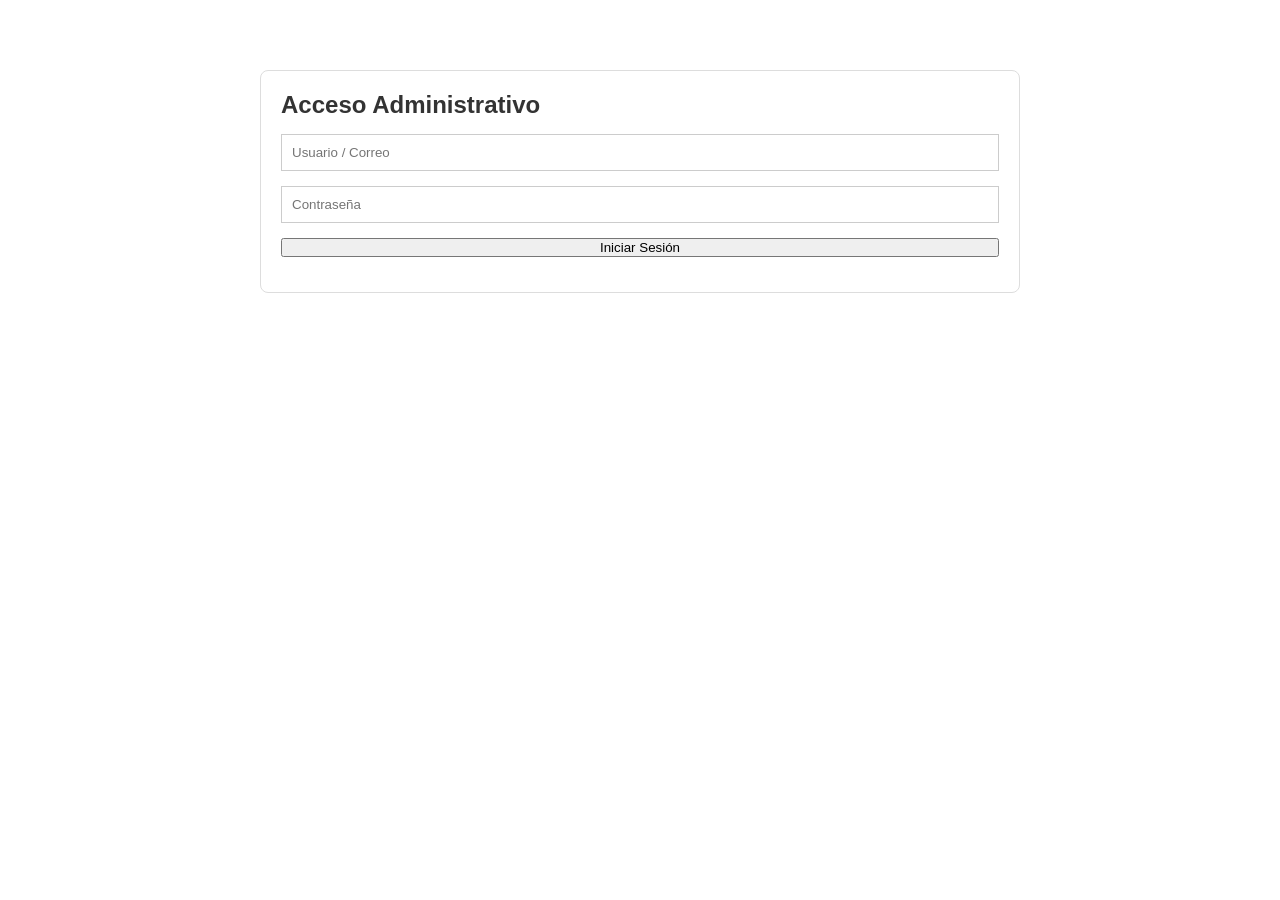
<file: admin.html>
<!DOCTYPE html>
<html lang="es">
<head>
    <meta charset="UTF-8">
    <meta name="viewport" content="width=device-width, initial-scale=1.0">
    <title>Panel Administrador - Tapizados El Miura</title>
    <link rel="stylesheet" href="css/index.css"> <!-- Reutilizamos tus estilos base -->
    <style>
        /* Estilos rápidos específicos para el panel */
        .admin-container { max-width: 800px; margin: 50px auto; padding: 20px; font-family: sans-serif; }
        .formulario-admin { display: flex; flex-direction: column; gap: 15px; margin-bottom: 30px; padding: 20px; border: 1px solid #ddd; border-radius: 8px; }
        .formulario-admin input, .formulario-admin textarea, .formulario-admin select { padding: 10px; border: 1px solid #ccc; }
        .oculto { display: none; }
        .panel-nav { display: flex; gap: 10px; margin-bottom: 20px; }
        .panel-nav button { padding: 10px; cursor: pointer; background: #333; color: white; border: none; }
    </style>
</head>
<body>

    <div class="admin-container">
        <!-- CU01: Iniciar Sesión -->
        <section id="seccion-login" class="formulario-admin">
            <h2>Acceso Administrativo</h2>
            <input type="text" id="login-usuario" placeholder="Usuario / Correo">
            <input type="password" id="login-password" placeholder="Contraseña">
            <button id="btn-login" class="boton-rojo">Iniciar Sesión</button>
            <p id="mensaje-login" style="color: red;"></p>
        </section>

        <!-- Dashboard Administrativo (Oculto por defecto) -->
        <section id="seccion-dashboard" class="oculto">
            <h1>Panel de Control - Tapizados El Miura</h1>
            <button id="btn-cerrar-sesion" style="float: right;">Cerrar Sesión</button>
            
            <nav class="panel-nav">
                <button onclick="mostrarModulo('modulo-catalogo')">Gestor de Catálogo</button>
                <button onclick="mostrarModulo('modulo-galeria')">Galería de Restauraciones</button>
                <button onclick="mostrarModulo('modulo-informacion')">Gestor de Información</button>
            </nav>

            <!-- CU07: Crear Producto -->
            <div id="modulo-catalogo" class="formulario-admin">
                <h3>Crear Nuevo Mueble</h3>
                <input type="text" id="prod-nombre" placeholder="Nombre del producto (Ej. Sofá 3 puestos)" required>
                <input type="number" id="prod-precio" placeholder="Precio ($)" min="1" required>
                <input type="number" id="prod-stock" placeholder="Stock disponible" min="0" required>
                <select id="prod-categoria">
                    <option value="1">Salas</option>
                    <option value="2">Comedores</option>
                    <option value="3">Sillas</option>
                </select>
                <label>Imagen del producto:</label>
                <input type="file" id="prod-imagen" accept="image/png, image/jpeg" required>
                <button id="btn-guardar-producto">Guardar Producto</button>
            </div>

            <!-- CU08: Gestionar Trabajos Realizados -->
            <div id="modulo-galeria" class="formulario-admin oculto">
                <h3>Subir Restauración / Colaboración</h3>
                <input type="text" id="trab-titulo" placeholder="Título del trabajo" required>
                <textarea id="trab-descripcion" placeholder="Descripción de la restauración..." rows="3"></textarea>
                <label>Fotografía del ANTES:</label>
                <input type="file" id="trab-img-antes" accept="image/png, image/jpeg" required>
                <label>Fotografía del DESPUÉS:</label>
                <input type="file" id="trab-img-despues" accept="image/png, image/jpeg" required>
                <button id="btn-guardar-trabajo">Publicar Trabajo</button>
            </div>

            <!-- CU09: Editar Información Comercial -->
            <div id="modulo-informacion" class="formulario-admin oculto">
                <h3>Actualizar Datos del Negocio</h3>
                <input type="text" id="info-whatsapp" placeholder="Número de WhatsApp">
                <input type="text" id="info-cobertura" placeholder="Zonas de cobertura (Ej. Caucasia, Popayán)">
                <button id="btn-actualizar-info">Actualizar Información</button>
            </div>
        </section>
    </div>

    <script src="js/admin.js"></script>
</body>
</html>
</file>
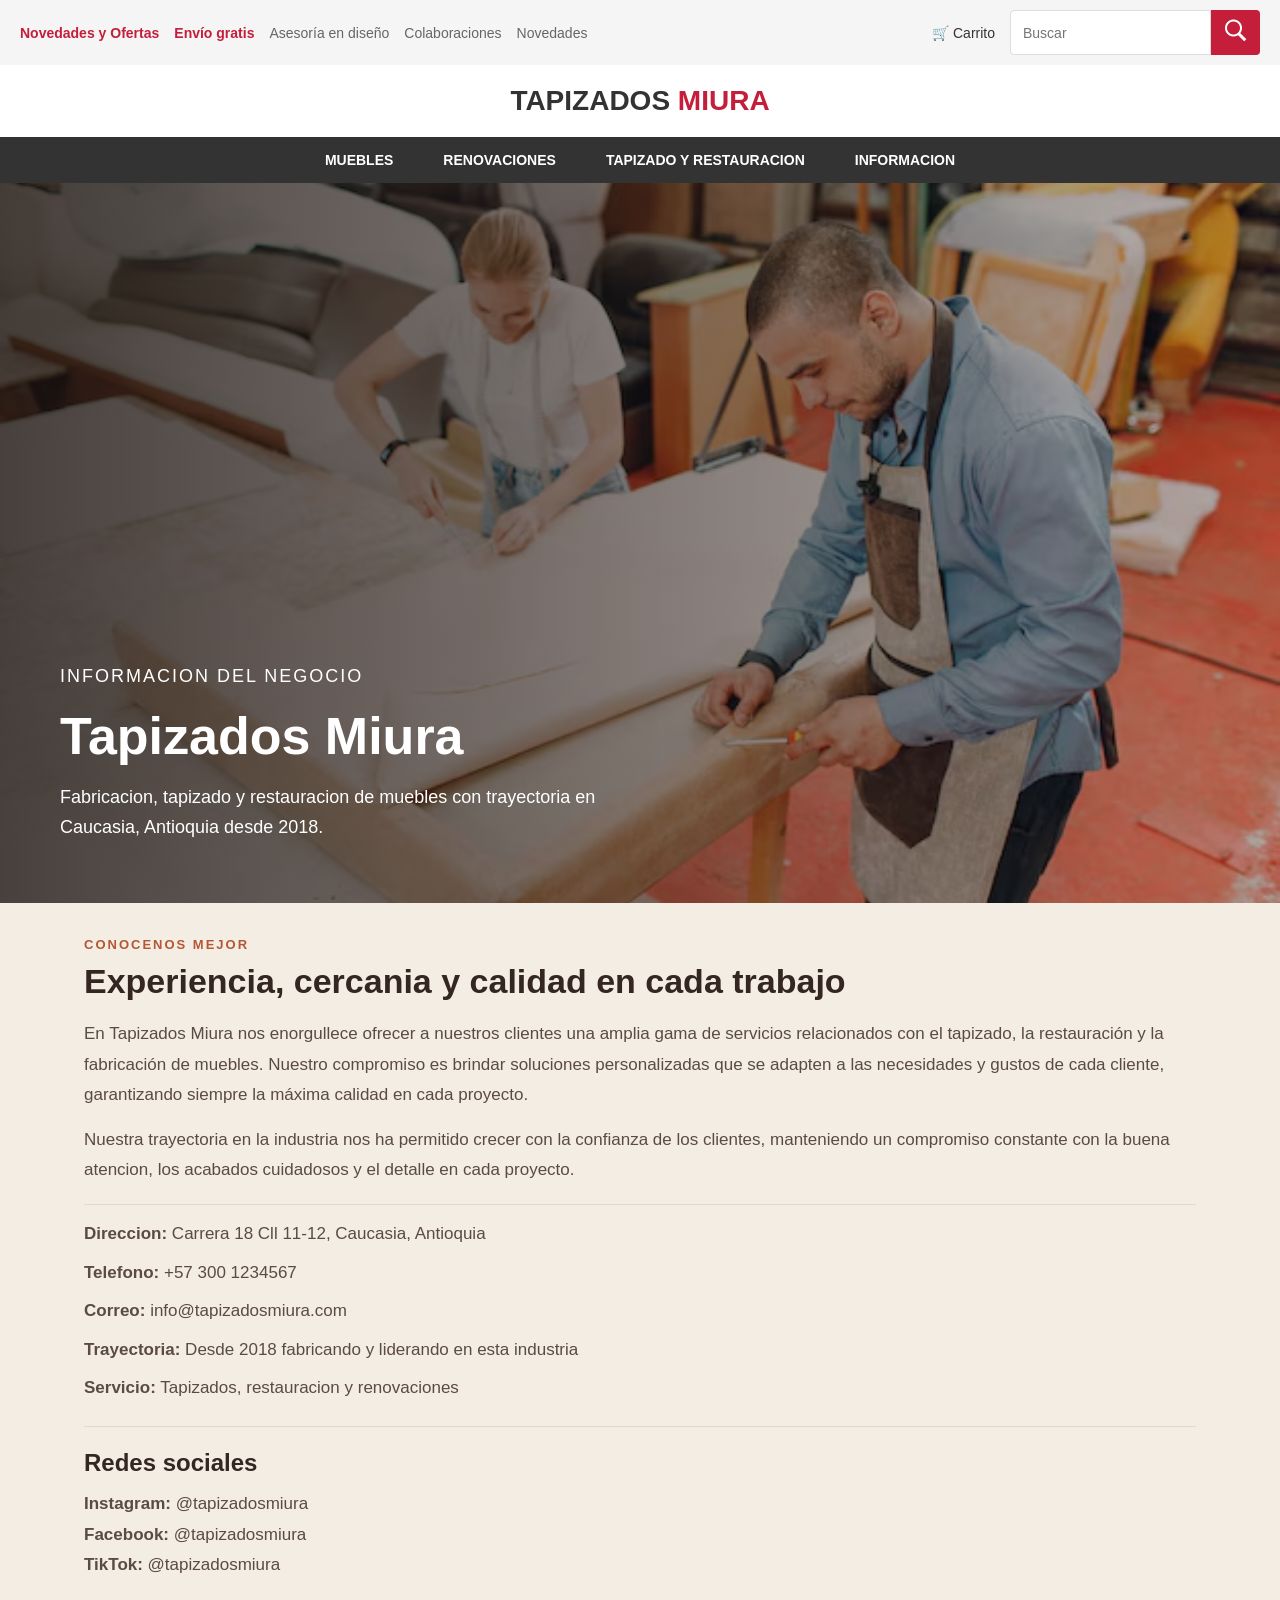
<file: informacion.html>
<!DOCTYPE html>
<html lang="es">
<head>
    <meta charset="UTF-8">
    <meta name="viewport" content="width=device-width, initial-scale=1.0">
    <title>Informacion</title>
    <link rel="stylesheet" href="css/informacion.css">
</head>
<body>

    <!-- Barra Superior -->
    <div class="top-bar">
        <div class="top-links">
            <a href="#" class="link-rojo">Novedades y Ofertas</a>
            <a href="#" class="link-rojo">Envío gratis</a>
            <a href="#">Asesoría en diseño</a>
            <a href="#">Colaboraciones</a>
            <a href="#">Novedades</a>
        </div>
        <div class="top-right">
            <a href="#" class="carrito">
                🛒 Carrito
            </a>
            <div class="buscador">
                <input type="text" placeholder="Buscar">
                <button><img src="img/logo de buscar.png" alt="Buscar" class="icono-btn"></button>
            </div>
        </div>
    </div>

    <!-- Logo -->
    <div class="logo-container">
        <div class="logo">
            <span class="logo-texto">TAPIZADOS <span class="rojo">MIURA</span></span>
        </div>
    </div>

    <!-- Menu de Navegacion -->
    <nav class="menu-principal">
        <button class="boton-menu" id="botonMenu">☰ Menú</button>
        <ul class="lista-menu" id="listaMenu">
            <li><a href="muebles.html">MUEBLES</a></li>
            <li><a href="renovaciones.html">RENOVACIONES</a></li>
            <li><a href="restauraciones.html">TAPIZADO Y RESTAURACION</a></li>
            <li><a href="informacion.html">INFORMACION</a></li>
        </ul>
    </nav>

    <!-- Hero principal con una imagen amplia del negocio -->
    <main class="pagina-informacion">
        <section class="hero-negocio">
            <img src="img/Tapiceria.avif" alt="Vista principal del negocio Tapizados Miura">
            <div class="capa-hero">
                <p class="subtitulo-hero">Informacion del negocio</p>
                <h1>Tapizados Miura</h1>
                <p>
                    Fabricacion, tapizado y restauracion de muebles con trayectoria en Caucasia,
                    Antioquia desde 2018.
                </p>
            </div>
        </section>

        <!-- Informacion del negocio en una zona mas compacta -->
        <section class="contenido-informacion">
            <div class="encabezado-informacion">
                <p class="etiqueta">Conocenos mejor</p>
                <h2>Experiencia, cercania y calidad en cada trabajo</h2>
            </div>

            <div class="texto-principal">
                <p>
                    En Tapizados Miura nos enorgullece ofrecer a nuestros clientes una amplia gama
                    de servicios relacionados con el tapizado, la restauración y la fabricación de
                    muebles. Nuestro compromiso es brindar soluciones personalizadas que se adapten
                    a las necesidades y gustos de cada cliente, garantizando siempre la máxima
                    calidad en cada proyecto.
                </p>
                <p>
                    Nuestra trayectoria en la industria nos ha permitido crecer con la confianza de
                    los clientes, manteniendo un compromiso constante con la buena atencion, los
                    acabados cuidadosos y el detalle en cada proyecto.
                </p>
            </div>

            <div class="datos-negocio">
                <p><strong>Direccion:</strong> Carrera 18 Cll 11-12, Caucasia, Antioquia</p>
                <p><strong>Telefono:</strong> +57 300 1234567</p>
                <p><strong>Correo:</strong> info@tapizadosmiura.com</p>
                <p><strong>Trayectoria:</strong> Desde 2018 fabricando y liderando en esta industria</p>
                <p><strong>Servicio:</strong> Tapizados, restauracion y renovaciones</p>
            </div>

            <div class="redes-negocio">
                <h3>Redes sociales</h3>
                <p><strong>Instagram:</strong> @tapizadosmiura</p>
                <p><strong>Facebook:</strong> @tapizadosmiura</p>
                <p><strong>TikTok:</strong> @tapizadosmiura</p>
            </div>
        </section>
    </main>

    <script src="js/informacion.js"></script>
</body>
</html>
</file>
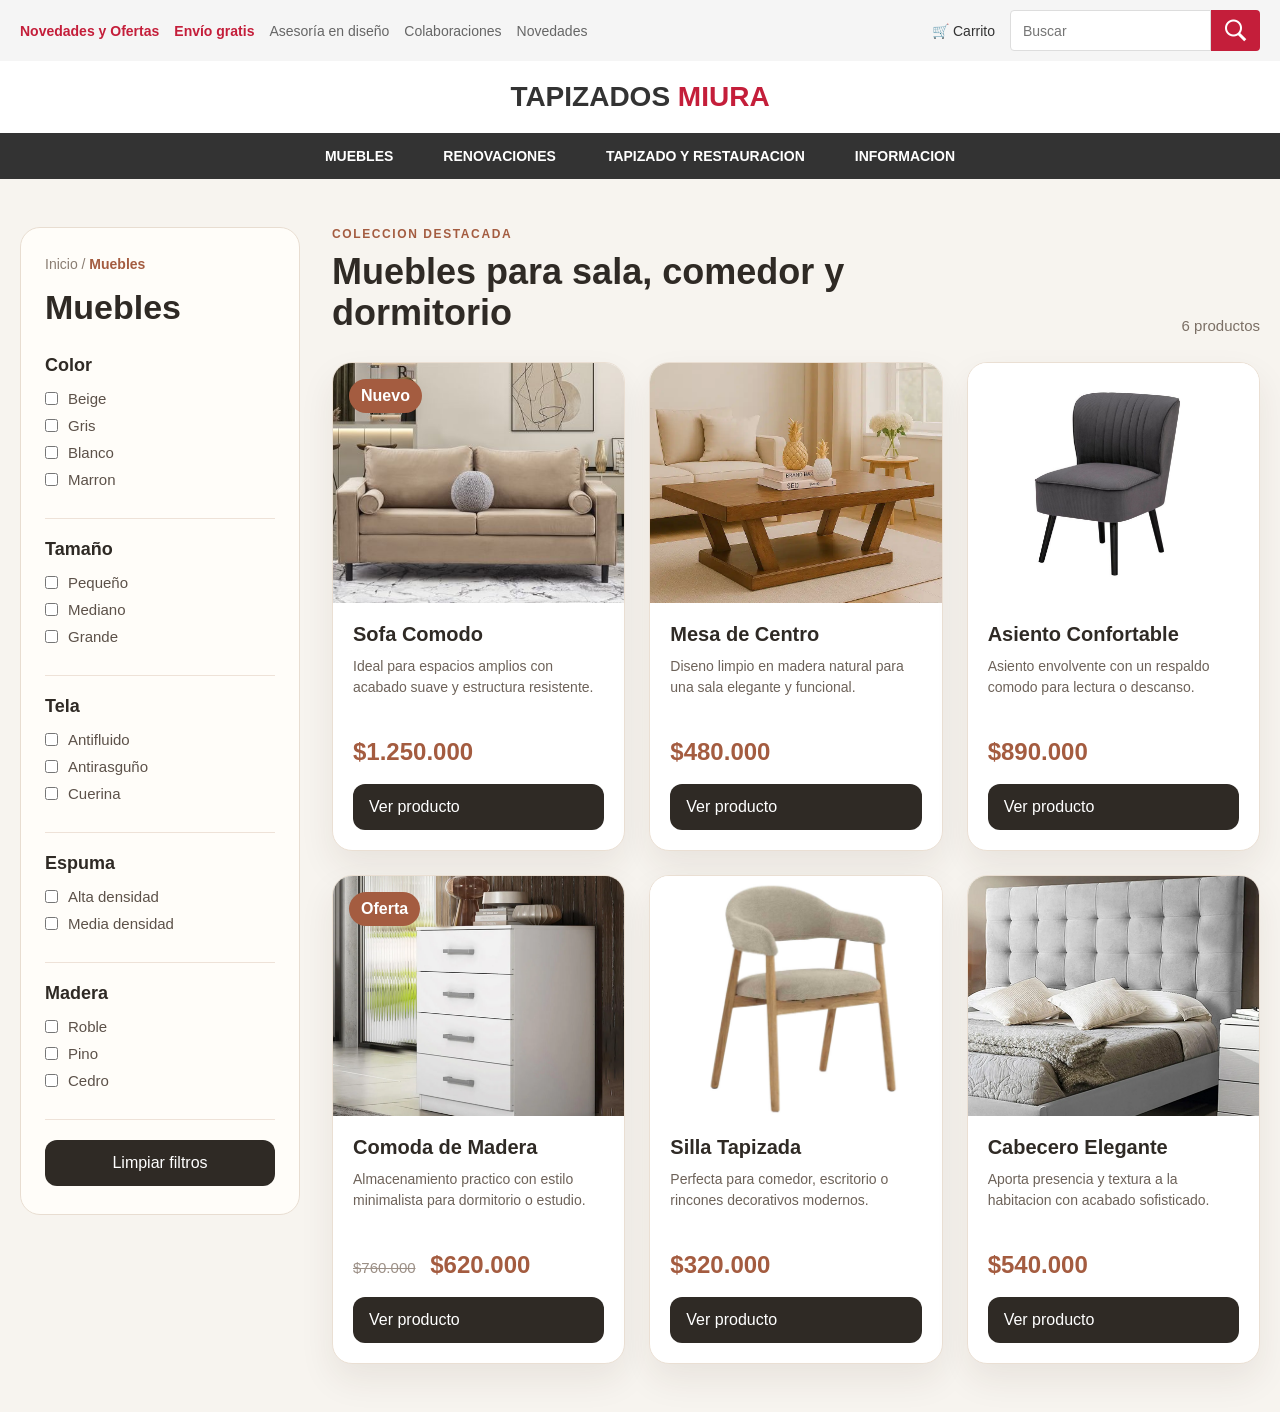
<file: muebles.html>
<!DOCTYPE html>
<html lang="es">
<head>
    <meta charset="UTF-8">
    <meta name="viewport" content="width=device-width, initial-scale=1.0">
    <title>Muebles</title>
    <link rel="stylesheet" href="css/muebles.css">
</head>
<body>
    
    <!-- Barra Superior -->
    <div class="top-bar">
        <div class="top-links">
            <a href="#" class="link-rojo">Novedades y Ofertas</a>
            <a href="#" class="link-rojo">Envío gratis</a>
            <a href="#">Asesoría en diseño</a>
            <a href="#">Colaboraciones</a>
            <a href="#">Novedades</a>
        </div>
        <div class="top-right">
            <a href="#" class="carrito">
                🛒 Carrito
            </a>
            <div class="buscador">
                <input type="text" placeholder="Buscar">
                <button><img src="img/logo de buscar.png" alt="Buscar" class="icono-btn"></button>
            </div>
        </div>
    </div>

    <!-- Logo -->
    <div class="logo-container">
        <div class="logo">
            <span class="logo-texto">TAPIZADOS <span class="rojo">MIURA</span></span>
        </div>
    </div>

    <!-- Menu de Navegación -->
    <nav class="menu-principal">
        <button class="boton-menu" id="botonMenu">☰ Menú</button>
        <ul class="lista-menu" id="listaMenu">
            <li><a href="muebles.html">MUEBLES</a></li>
            <li><a href="renovaciones.html">RENOVACIONES</a></li>
            <li><a href="restauraciones.html">TAPIZADO Y RESTAURACION</a></li>
            <li><a href="informacion.html">INFORMACION</a></li>
        </ul>
    </nav>
    
    <!-- Navegacion entre la pagina -->
    <main class="pagina-muebles">
        <section class="catalogo-muebles">
            <aside class="sidebar-filtros">
                <p class="miga-pan"><a href="index.html">Inicio</a> / <span>Muebles</span></p>
                <h1>Muebles</h1>

                <!-- Bloque de filtro para buscar productos -->
                <div class="bloque-filtro">
                    <h2>Color</h2>
                    <label class="opcion-filtro"><input type="checkbox" data-filter="color" value="beige"> Beige</label>
                    <label class="opcion-filtro"><input type="checkbox" data-filter="color" value="gris"> Gris</label>
                    <label class="opcion-filtro"><input type="checkbox" data-filter="color" value="blanco"> Blanco</label>
                    <label class="opcion-filtro"><input type="checkbox" data-filter="color" value="marron"> Marron</label>
                </div>

                <div class="bloque-filtro">
                    <h2>Tamaño</h2>
                    <label class="opcion-filtro"><input type="checkbox" data-filter="tamaño" value="pequeño"> Pequeño</label>
                    <label class="opcion-filtro"><input type="checkbox" data-filter="tamaño" value="mediano"> Mediano</label>
                    <label class="opcion-filtro"><input type="checkbox" data-filter="tamaño" value="grande"> Grande</label>
                </div>

                <div class="bloque-filtro">
                    <h2>Tela</h2>
                    <label class="opcion-filtro"><input type="checkbox" data-filter="tela" value="antifluido"> Antifluido</label>
                    <label class="opcion-filtro"><input type="checkbox" data-filter="tela" value="antirasguño"> Antirasguño</label>
                    <label class="opcion-filtro"><input type="checkbox" data-filter="tela" value="cuerina"> Cuerina</label>
                </div>

                <div class="bloque-filtro">
                    <h2>Espuma</h2>
                    <label class="opcion-filtro"><input type="checkbox" data-filter="espuma" value="alta"> Alta densidad</label>
                    <label class="opcion-filtro"><input type="checkbox" data-filter="espuma" value="media"> Media densidad</label>
                </div>

                <div class="bloque-filtro">
                    <h2>Madera</h2>
                    <label class="opcion-filtro"><input type="checkbox" data-filter="madera" value="roble"> Roble</label>
                    <label class="opcion-filtro"><input type="checkbox" data-filter="madera" value="pino"> Pino</label>
                    <label class="opcion-filtro"><input type="checkbox" data-filter="madera" value="cedro"> Cedro</label>
                </div>

                <button class="boton-limpiar" id="limpiarFiltros" type="button">Limpiar filtros</button>
            </aside>
            
            <!-- Seccion de productos con su precio y descripcion -->
            <section class="zona-productos">
                <div class="encabezado-catalogo">
                    <div>
                        <p class="subtitulo">Coleccion destacada</p>
                        <h2>Muebles para sala, comedor y dormitorio</h2>
                    </div>
                    <p class="resultado" id="resultadoProductos">6 productos</p>
                </div>

                <div class="grid-productos" id="gridProductos">
                    <article class="tarjeta-producto" data-color="beige" data-tamaño="grande" data-tela="antirasguño" data-espuma="alta" data-madera="roble">
                        <span class="etiqueta">Nuevo</span>
                        <img src="img/Sofa Breigh.jpg" alt="Sofa Comodo">
                        <div class="contenido-producto">
                            <h3>Sofa Comodo</h3>
                            <p class="descripcion-producto">Ideal para espacios amplios con acabado suave y estructura resistente.</p>
                            <p class="precio">$1.250.000</p>
                            <a href="sofa-comodo.html" class="boton-producto">Ver producto</a>
                        </div>
                    </article>

                    <article class="tarjeta-producto" data-color="marron" data-tamaño="pequeño" data-madera="pino">
                        <img src="img/Mesa de Centro Marron.jpg" alt="Mesa de centro">
                        <div class="contenido-producto">
                            <h3>Mesa de Centro</h3>
                            <p class="descripcion-producto">Diseno limpio en madera natural para una sala elegante y funcional.</p>
                            <p class="precio">$480.000</p>
                            <a href="producto.html" class="boton-producto">Ver producto</a>
                        </div>
                    </article>

                    <article class="tarjeta-producto" data-color="gris" data-tamaño="pequeño" data-tela="antirasguño" data-espuma="media" data-madera="pino">
                        <img src="img/Asiento Gris.jpg" alt="Asiento Confortable">
                        <div class="contenido-producto">
                            <h3>Asiento Confortable</h3>
                            <p class="descripcion-producto">Asiento envolvente con un respaldo comodo para lectura o descanso.</p>
                            <p class="precio">$890.000</p>
                            <a href="producto.html" class="boton-producto">Ver producto</a>
                        </div>
                    </article>

                    <article class="tarjeta-producto" data-color="blanco" data-tamaño="pequeño" data-madera="roble">
                        <span class="etiqueta">Oferta</span>
                        <img src="img/Comoda de Madera Blanca.jpg" alt="Comoda de madera">
                        <div class="contenido-producto">
                            <h3>Comoda de Madera</h3>
                            <p class="descripcion-producto">Almacenamiento practico con estilo minimalista para dormitorio o estudio.</p>
                            <p class="precio"><span class="precio-anterior">$760.000</span> $620.000</p>
                            <a href="producto.html" class="boton-producto">Ver producto</a>
                        </div>
                    </article>

                    <article class="tarjeta-producto" data-color="beige" data-tamaño="pequeño" data-tela="antifluido" data-espuma="media" data-madera="cedro">
                        <img src="img/Silla Tapizada Beig.jpg" alt="Silla tapizada">
                        <div class="contenido-producto">
                            <h3>Silla Tapizada</h3>
                            <p class="descripcion-producto">Perfecta para comedor, escritorio o rincones decorativos modernos.</p>
                            <p class="precio">$320.000</p>
                            <a href="producto.html" class="boton-producto">Ver producto</a>
                        </div>
                    </article>

                    <article class="tarjeta-producto" data-color="gris" data-tamaño="grande" data-tela="antifluido" data-espuma="alta" data-madera="pino">
                        <img src="img/Cabecera Elegante Gris.jpg" alt="Cabecero elegante">
                        <div class="contenido-producto">
                            <h3>Cabecero Elegante</h3>
                            <p class="descripcion-producto">Aporta presencia y textura a la habitacion con acabado sofisticado.</p>
                            <p class="precio">$540.000</p>
                            <a href="producto.html" class="boton-producto">Ver producto</a>
                        </div>
                    </article>
                </div>
            </section>
        </section>
    </main>

    <div class="notificacion" id="notificacion"></div>

    <script src="js/muebles.js"></script>

</body>
</html>
</file>
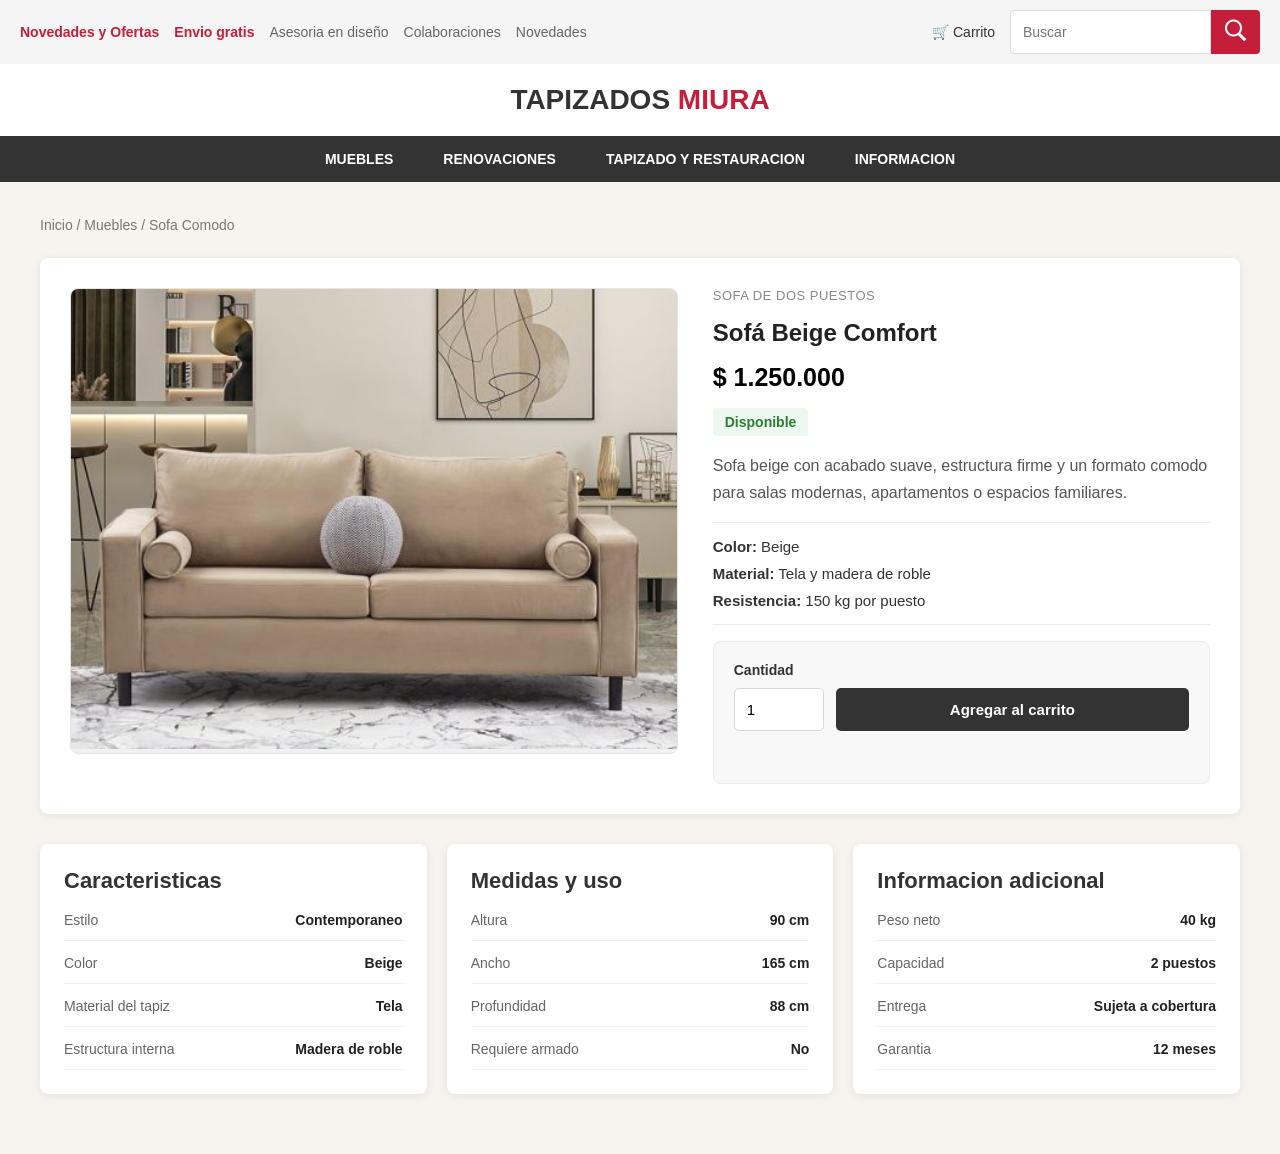
<file: sofa-comodo.html>
<!DOCTYPE html>
<html lang="es">
<head>
    <meta charset="UTF-8">
    <meta name="viewport" content="width=device-width, initial-scale=1.0">
    <title>Sofa Comodo</title>
    <link rel="stylesheet" href="css/sofa-comodo.css">
</head>
<body>
    
    <!-- Barra Superior -->
    <div class="top-bar">
        <div class="top-links">
            <a href="#" class="link-rojo">Novedades y Ofertas</a>
            <a href="#" class="link-rojo">Envio gratis</a>
            <a href="#">Asesoria en diseño</a>
            <a href="#">Colaboraciones</a>
            <a href="#">Novedades</a>
        </div>
        <div class="top-right">
            <a href="#" class="carrito" id="carritoTexto">
                🛒 Carrito
            </a>
            <div class="buscador">
                <input type="text" id="inputBuscar" placeholder="Buscar">
                <button id="botonBuscar"><img src="img/logo de buscar.png" alt="Buscar" class="icono-btn"></button>
            </div>
        </div>
    </div>

    <!-- Logo -->
    <div class="logo-container">
        <div class="logo">
            <span class="logo-texto">TAPIZADOS <span class="rojo">MIURA</span></span>
        </div>
    </div>

    <!-- Menu de Navegación -->
    <nav class="menu-principal">
        <button class="boton-menu" id="botonMenu">☰ Menú</button>
        <ul class="lista-menu" id="listaMenu">
            <li><a href="muebles.html">MUEBLES</a></li>
            <li><a href="renovaciones.html">RENOVACIONES</a></li>
            <li><a href="restauraciones.html">TAPIZADO Y RESTAURACION</a></li>
            <li><a href="informacion.html">INFORMACION</a></li>
        </ul>
    </nav>
    
    <main class="pagina-producto">
        <section class="detalle-producto">
            <p class="miga-pan"><a href="index.html">Inicio</a> / <a href="muebles.html">Muebles</a> / <span>Sofa Comodo</span></p>

            <div class="producto-principal">
                <div class="columna-imagen">
                    <div class="marco-imagen">
                        <img src="img/Sofa Breigh.jpg" alt="Sofa Comodo beige de dos puestos">
                    </div>
                </div>

                <div class="columna-info">
                    <p class="referencia-producto">Sofa de dos puestos</p>
                    <h1>Sofá Beige Comfort</h1>
                    <p class="precio-producto">$ 1.250.000</p>
                    <p class="estado-producto">Disponible</p>

                    <p class="descripcion-producto">
                        Sofa beige con acabado suave, estructura firme y un formato comodo para salas
                        modernas, apartamentos o espacios familiares.
                    </p>

                    <div class="resumen-producto">
                        <p><strong>Color:</strong> Beige</p>
                        <p><strong>Material:</strong> Tela y madera de roble</p>
                        <p><strong>Resistencia:</strong> 150 kg por puesto</p>
                    </div>

                    <div class="compra-producto">
                        <label for="cantidadProducto">Cantidad</label>
                        <div class="fila-compra">
                            <input type="number" id="cantidadProducto" min="1" max="10" value="1">
                            <button class="boton-comprar" id="botonAgregar">Agregar al carrito</button>
                        </div>
                        <p class="mensaje-formulario" id="mensajeFormulario"></p>
                    </div>
                </div>
            </div>

            <div class="bloques-info">
                <article class="bloque-info">
                    <h2>Caracteristicas</h2>
                    <ul>
                        <li><span>Estilo</span><strong>Contemporaneo</strong></li>
                        <li><span>Color</span><strong>Beige</strong></li>
                        <li><span>Material del tapiz</span><strong>Tela</strong></li>
                        <li><span>Estructura interna</span><strong>Madera de roble</strong></li>
                    </ul>
                </article>

                <article class="bloque-info">
                    <h2>Medidas y uso</h2>
                    <ul>
                        <li><span>Altura</span><strong>90 cm</strong></li>
                        <li><span>Ancho</span><strong>165 cm</strong></li>
                        <li><span>Profundidad</span><strong>88 cm</strong></li>
                        <li><span>Requiere armado</span><strong>No</strong></li>
                    </ul>
                </article>

                <article class="bloque-info">
                    <h2>Informacion adicional</h2>
                    <ul>
                        <li><span>Peso neto</span><strong>40 kg</strong></li>
                        <li><span>Capacidad</span><strong>2 puestos</strong></li>
                        <li><span>Entrega</span><strong>Sujeta a cobertura</strong></li>
                        <li><span>Garantia</span><strong>12 meses</strong></li>
                    </ul>
                </article>
            </div>
        </section>
    </main>

    <div class="notificacion" id="notificacion">
        Producto agregado al carrito
    </div>

    <script src="js/sofa-comodo.js"></script>
</body>
</html>
</file>
<file: css/index.css>
/* =====================
   ESTILOS GENERALES
   ===================== */

* {
    margin: 0;
    padding: 0;
    box-sizing: border-box;
}

body {
    font-family: Arial, sans-serif;
    background-color: #ffffff;
    color: #333333;
}

a {
    text-decoration: none;
    color: inherit;
}

ul {
    list-style: none;
}

/* =====================
   BARRA SUPERIOR
   ===================== */

.top-bar {
    background-color: #f5f5f5;
    padding: 10px 20px;
    display: flex;
    justify-content: space-between;
    align-items: center;
    flex-wrap: wrap;
}

.top-links {
    display: flex;
    gap: 15px;
}

.top-links a {
    color: #666;
    font-size: 14px;
}

.top-links a:hover {
    color: #c41e3a;
}

.link-rojo {
    color: #c41e3a !important;
    font-weight: bold;
}

.top-right {
    display: flex;
    align-items: center;
    gap: 15px;
}

.carrito {
    font-size: 14px;
    color: #333;
}

.buscador {
    display: flex;
}

.buscador input {
    padding: 8px 12px;
    border: 1px solid #ddd;
    border-radius: 4px 0 0 4px;
    font-size: 14px;
}

.buscador button {
    padding: 8px 12px;
    background-color: #c41e3a;
    border: none;
    border-radius: 0 4px 4px 0;
    cursor: pointer;
}

.icono-btn {
    width: 25px;
    height: 25px;
}

/* =====================
   LOGO
   ===================== */

.logo-container {
    text-align: center;
    padding: 20px;
    background-color: #fff;
}

.logo {
    display: inline-flex;
    align-items: center;
    gap: 10px;
}

.logo-texto {
    font-size: 28px;
    font-weight: bold;
    color: #333;
}

.rojo {
    color: #c41e3a;
}

/* =====================
   MENU PRINCIPAL
   ===================== */

.menu-principal {
    background-color: #333;
    padding: 0 20px;
}

.boton-menu {
    display: none;
    background-color: #c41e3a;
    color: white;
    border: none;
    padding: 15px 20px;
    font-size: 16px;
    cursor: pointer;
    width: 100%;
}

.lista-menu {
    display: flex;
    justify-content: center;
    gap: 30px;
}

.lista-menu li a {
    display: block;
    padding: 15px 10px;
    color: white;
    font-size: 14px;
    font-weight: bold;
}

.lista-menu li a:hover {
    color: #c41e3a;
}

/* =====================
   SECCION HERO
   ===================== */

.hero {
    background-image: url("../img/background-image.jpg");
    background-size: cover;
    background-position: center;
    height: 500px;
    display: flex;
    align-items: center;
    justify-content: center;
    position: relative;
}

.hero::before {
    content: '';
    position: absolute;
    top: 0;
    left: 0;
    right: 0;
    bottom: 0;
    background-color: rgba(0, 0, 0, 0.5);
}

.hero-contenido {
    position: relative;
    text-align: center;
    color: white;
    padding: 20px;
}

.hero-contenido h1 {
    font-size: 48px;
    margin-bottom: 15px;
}

.hero-contenido p {
    font-size: 20px;
    margin-bottom: 25px;
}

.boton {
    display: inline-block;
    background-color: #c41e3a;
    color: white;
    padding: 15px 30px;
    font-size: 16px;
    border-radius: 5px;
}

.boton:hover {
    background-color: #a01830;
}

/* =====================
   SECCION CATEGORIAS
   ===================== */

.categorias {
    padding: 60px 20px;
    background-color: #f9f9f9;
}

.categorias h2 {
    text-align: center;
    font-size: 32px;
    margin-bottom: 40px;
    color: #333;
}

.categorias-grid {
    display: flex;
    flex-wrap: wrap;
    justify-content: center;
    gap: 20px;
    max-width: 1200px;
    margin: 0 auto;
}

.categoria-card {
    width: 280px;
    background-color: white;
    border-radius: 8px;
    overflow: hidden;
    box-shadow: 0 2px 10px rgba(0, 0, 0, 0.1);
    cursor: pointer;
}

.categoria-card:hover {
    transform: translateY(-5px);
    box-shadow: 0 5px 20px rgba(0, 0, 0, 0.15);
}

.categoria-card img {
    width: 100%;
    height: 200px;
    object-fit: cover;
}

.categoria-card h3 {
    padding: 15px;
    text-align: center;
    font-size: 18px;
    color: #333;
}

/* =====================
   SECCION PRODUCTOS
   ===================== */

.productos {
    padding: 60px 20px;
    background-color: #fff;
}

.productos h2 {
    text-align: center;
    font-size: 32px;
    margin-bottom: 40px;
    color: #333;
}

.productos-grid {
    display: flex;
    flex-wrap: wrap;
    justify-content: center;
    gap: 25px;
    max-width: 1200px;
    margin: 0 auto;
}

.producto-card {
    width: 280px;
    background-color: white;
    border-radius: 8px;
    overflow: hidden;
    box-shadow: 0 2px 10px rgba(0, 0, 0, 0.1);
    position: relative;
    padding-bottom: 15px;
}

.producto-card:hover {
    box-shadow: 0 5px 20px rgba(0, 0, 0, 0.15);
}

.etiqueta-oferta {
    position: absolute;
    top: 10px;
    left: 10px;
    background-color: #c41e3a;
    color: white;
    padding: 5px 10px;
    font-size: 12px;
    font-weight: bold;
    border-radius: 3px;
}

.producto-card img {
    width: 100%;
    height: 200px;
    object-fit: cover;
}

.producto-card h3 {
    padding: 15px 15px 10px;
    font-size: 16px;
    color: #333;
}

.precio {
    padding: 0 15px 15px;
}

.precio-viejo {
    color: #999;
    text-decoration: line-through;
    font-size: 14px;
    margin-right: 10px;
}

.precio-nuevo {
    color: #c41e3a;
    font-size: 20px;
    font-weight: bold;
}

.boton-agregar {
    display: block;
    width: calc(100% - 30px);
    margin: 0 15px;
    padding: 12px;
    background-color: #333;
    color: white;
    border: none;
    border-radius: 5px;
    font-size: 14px;
    cursor: pointer;
}

.boton-agregar:hover {
    background-color: #c41e3a;
}

/* =====================
   FOOTER
   ===================== */

.footer {
    background-color: #333;
    color: white;
    padding: 50px 20px 20px;
}

.footer-contenido {
    display: flex;
    flex-wrap: wrap;
    justify-content: space-between;
    max-width: 1200px;
    margin: 0 auto;
    gap: 70px;
}

.footer-seccion {
    flex: 1;
    min-width: 200px;
}

.footer-seccion h4 {
    font-size: 18px;
    margin-bottom: 20px;
    color: #c41e3a;
}

.footer-seccion p {
    font-size: 14px;
    line-height: 1.8;
    color: #ccc;
}

.footer-seccion ul li {
    margin-bottom: 10px;
}

.footer-seccion ul li a {
    color: #ccc;
    font-size: 14px;
}

.footer-seccion ul li a:hover {
    color: #c41e3a;
}

.redes-sociales {
    display: flex;
    gap: 15px;
}

.redes-sociales a {
    color: #ccc;
    font-size: 14px;
}

.redes-sociales a:hover {
    color: #c41e3a;
}

.footer-abajo {
    text-align: center;
    padding-top: 30px;
    margin-top: 30px;
    border-top: 1px solid #555;
}

.footer-abajo p {
    font-size: 14px;
    color: #999;
}

/* =====================
   BOTON WHATSAPP
   ===================== */

.boton-whatsapp {
    position: fixed;
    bottom: 20px;
    right: 20px;
    width: 60px;
    height: 60px;
    background-color: #25d366;
    border-radius: 50%;
    display: flex;
    align-items: center;
    justify-content: center;
    font-size: 30px;
    box-shadow: 0 3px 15px rgba(0, 0, 0, 0.3);
}

.boton-whatsapp:hover {
    transform: scale(1.1);
}

/* =====================
   NOTIFICACION
   ===================== */

.notificacion {
    position: fixed;
    bottom: 100px;
    right: 20px;
    background-color: #333;
    color: white;
    padding: 15px 25px;
    border-radius: 5px;
    display: none;
    box-shadow: 0 3px 15px rgba(0, 0, 0, 0.3);
}

.notificacion.mostrar {
    display: block;
}

/* =====================
   RESPONSIVE - TABLET
   ===================== */

@media (max-width: 768px) {
    
    .top-bar {
        flex-direction: column;
        gap: 10px;
    }
    
    .top-links {
        flex-wrap: wrap;
        justify-content: center;
    }
    
    .boton-menu {
        display: block;
    }
    
    .lista-menu {
        display: none;
        flex-direction: column;
        width: 100%;
    }
    
    .lista-menu.activo {
        display: flex;
    }
    
    .lista-menu li a {
        padding: 15px;
        border-bottom: 1px solid #444;
    }
    
    .hero-contenido h1 {
        font-size: 32px;
    }
    
    .hero-contenido p {
        font-size: 16px;
    }
    
    .categorias-grid,
    .productos-grid {
        justify-content: center;
    }
    
    .categoria-card,
    .producto-card {
        width: 100%;
        max-width: 350px;
    }
    
    .footer-contenido {
        flex-direction: column;
        text-align: center;
    }
    
    .redes-sociales {
        justify-content: center;
    }
}

/* =====================
   RESPONSIVE - MOVIL
   ===================== */

@media (max-width: 480px) {
    
    .logo-texto {
        font-size: 22px;
    }
    
    .hero {
        height: 400px;
    }
    
    .hero-contenido h1 {
        font-size: 26px;
    }
    
    .categorias h2,
    .productos h2 {
        font-size: 26px;
    }
}
</file>
<file: css/informacion.css>
/* =====================
   ESTILOS GENERALES
   ===================== */

* {
    margin: 0;
    padding: 0;
    box-sizing: border-box;
}

body {
    font-family: Arial, sans-serif;
    background-color: #f4ede4;
    color: #2e241f;
}

a {
    text-decoration: none;
    color: inherit;
}

ul {
    list-style: none;
}

button,
input {
    font: inherit;
}

/* =====================
   BARRA SUPERIOR
   ===================== */

.top-bar {
    background-color: #f5f5f5;
    padding: 10px 20px;
    display: flex;
    justify-content: space-between;
    align-items: center;
    flex-wrap: wrap;
}

.top-links {
    display: flex;
    gap: 15px;
}

.top-links a {
    color: #666666;
    font-size: 14px;
}

.top-links a:hover {
    color: #c41e3a;
}

.link-rojo {
    color: #c41e3a !important;
    font-weight: bold;
}

.top-right {
    display: flex;
    align-items: center;
    gap: 15px;
}

.carrito {
    font-size: 14px;
    color: #333333;
}

.buscador {
    display: flex;
}

.buscador input {
    padding: 8px 12px;
    border: 1px solid #dddddd;
    border-radius: 4px 0 0 4px;
    font-size: 14px;
}

.buscador button {
    padding: 8px 12px;
    background-color: #c41e3a;
    border: none;
    border-radius: 0 4px 4px 0;
    cursor: pointer;
}

.icono-btn {
    width: 25px;
    height: 25px;
}

/* =====================
   LOGO
   ===================== */

.logo-container {
    text-align: center;
    padding: 20px;
    background-color: #ffffff;
}

.logo {
    display: inline-flex;
    align-items: center;
    gap: 10px;
}

.logo-texto {
    font-size: 28px;
    font-weight: bold;
    color: #333333;
}

.rojo {
    color: #c41e3a;
}

/* =====================
   MENU PRINCIPAL
   ===================== */

.menu-principal {
    background-color: #333333;
    padding: 0 20px;
}

.boton-menu {
    display: none;
    background-color: #c41e3a;
    color: #ffffff;
    border: none;
    padding: 15px 20px;
    font-size: 16px;
    cursor: pointer;
    width: 100%;
}

.lista-menu {
    display: flex;
    justify-content: center;
    gap: 30px;
}

.lista-menu li a {
    display: block;
    padding: 15px 10px;
    color: #ffffff;
    font-size: 14px;
    font-weight: bold;
}

.lista-menu li a:hover {
    color: #c41e3a;
}

/* =====================
   INFORMACION
   ===================== */

.pagina-informacion {
    width: 100%;
    padding: 0 0 60px;
}

.hero-negocio {
    position: relative;
    width: 100%;
    height: 80vh;
    overflow: hidden;
}

.hero-negocio img {
    width: 100%;
    height: 100%;
    object-fit: cover;
    display: block;
}

.capa-hero {
    position: absolute;
    inset: 0;
    background: linear-gradient(to right, rgba(25, 18, 14, 0.78), rgba(25, 18, 14, 0.24));
    color: #ffffff;
    padding: 60px;
    display: flex;
    flex-direction: column;
    justify-content: flex-end;
}

.subtitulo-hero {
    font-size: 14px;
    letter-spacing: 2px;
    text-transform: uppercase;
    margin-bottom: 14px;
}

.capa-hero h1 {
    font-size: 52px;
    margin-bottom: 16px;
}

.capa-hero p {
    max-width: 620px;
    font-size: 18px;
    line-height: 1.7;
}

.contenido-informacion {
    max-width: 1180px;
    margin: 24px auto 0;
    padding: 10px 34px 36px;
}

.encabezado-informacion {
    margin-bottom: 18px;
}

.etiqueta {
    color: #b45834;
    font-size: 13px;
    font-weight: bold;
    text-transform: uppercase;
    letter-spacing: 2px;
    margin-bottom: 10px;
}

.encabezado-informacion h2 {
    font-size: 34px;
    color: #342721;
}

.texto-principal {
    display: grid;
    gap: 14px;
    margin-bottom: 18px;
}

.texto-principal p,
.datos-negocio p,
.redes-negocio p,
.mensaje-apoyo {
    line-height: 1.8;
    font-size: 17px;
    color: #5a4b43;
}

.datos-negocio {
    padding-top: 14px;
    border-top: 1px solid #e7d7c7;
    display: grid;
    gap: 8px;
}

.redes-negocio {
    padding-top: 22px;
    margin-top: 22px;
    border-top: 1px solid #e7d7c7;
}

.redes-negocio h3 {
    font-size: 24px;
    margin-bottom: 12px;
    color: #342721;
}
</file>
<file: css/muebles.css>
/* =====================
   ESTILOS GENERALES
   ===================== */

* {
    margin: 0;
    padding: 0;
    box-sizing: border-box;
}

body {
    font-family: Arial, sans-serif;
    background-color: #f7f4ef;
    color: #333333;
}

a {
    text-decoration: none;
    color: inherit;
}

ul {
    list-style: none;
}

/* =====================
   BARRA SUPERIOR
   ===================== */

.top-bar {
    background-color: #f5f5f5;
    padding: 10px 20px;
    display: flex;
    justify-content: space-between;
    align-items: center;
    flex-wrap: wrap;
}

.top-links {
    display: flex;
    gap: 15px;
}

.top-links a {
    color: #666;
    font-size: 14px;
}

.top-links a:hover {
    color: #c41e3a;
}

.link-rojo {
    color: #c41e3a !important;
    font-weight: bold;
}

.top-right {
    display: flex;
    align-items: center;
    gap: 15px;
}

.carrito {
    font-size: 14px;
    color: #333;
}

.buscador {
    display: flex;
}

.buscador input {
    padding: 8px 12px;
    border: 1px solid #ddd;
    border-radius: 4px 0 0 4px;
    font-size: 14px;
}

.buscador button {
    padding: 8px 12px;
    background-color: #c41e3a;
    border: none;
    border-radius: 0 4px 4px 0;
    cursor: pointer;
}

.icono-btn {
    width: 25px;
    height: 25px;
}

/* =====================
   LOGO
   ===================== */

.logo-container {
    text-align: center;
    padding: 20px;
    background-color: #fff;
}

.logo {
    display: inline-flex;
    align-items: center;
    gap: 10px;
}

.logo-texto {
    font-size: 28px;
    font-weight: bold;
    color: #333;
}

.rojo {
    color: #c41e3a;
}

/* =====================
   MENU PRINCIPAL
   ===================== */

.menu-principal {
    background-color: #333;
    padding: 0 20px;
}

.boton-menu {
    display: none;
    background-color: #c41e3a;
    color: white;
    border: none;
    padding: 15px 20px;
    font-size: 16px;
    cursor: pointer;
    width: 100%;
}

.lista-menu {
    display: flex;
    justify-content: center;
    gap: 30px;
}

.lista-menu li a {
    display: block;
    padding: 15px 10px;
    color: white;
    font-size: 14px;
    font-weight: bold;
}

.lista-menu li a:hover {
    color: #c41e3a;
}

* {
    margin: 0;
    padding: 0;
    box-sizing: border-box;
}

body {
    font-family: Arial, sans-serif;
    background: #f7f4ef;
    color: #2f2a25;
}

img {
    display: block;
    width: 100%;
}

a {
    color: inherit;
    text-decoration: none;
}

button,
input {
    font: inherit;
}

/* =====================
   PAGINA DE MUEBLES
   ===================== */
.pagina-muebles {
    padding: 48px 20px;
}

.catalogo-muebles {
    max-width: 1280px;
    margin: 0 auto;
    display: grid;
    grid-template-columns: 280px 1fr;
    gap: 32px;
    align-items: start;
}

.sidebar-filtros {
    background: #fffdf9;
    border: 1px solid #e8ddd1;
    border-radius: 20px;
    padding: 28px 24px;
    position: sticky;
    top: 24px;
}

.miga-pan {
    font-size: 14px;
    color: #8a7d72;
    margin-bottom: 16px;
}

.miga-pan span {
    color: #a45c40;
    font-weight: 700;
}

.sidebar-filtros h1 {
    font-size: 34px;
    margin-bottom: 28px;
}

.bloque-filtro {
    padding-bottom: 20px;
    margin-bottom: 20px;
    border-bottom: 1px solid #eee2d8;
}

.bloque-filtro h2 {
    font-size: 18px;
    margin-bottom: 14px;
}

.opcion-filtro {
    display: flex;
    align-items: center;
    gap: 10px;
    font-size: 15px;
    color: #5c5149;
    margin-bottom: 10px;
    cursor: pointer;
}

.opcion-filtro input {
    accent-color: #a45c40;
}

.boton-limpiar {
    width: 100%;
    border: none;
    background: #2f2a25;
    color: #fff;
    border-radius: 12px;
    padding: 14px 16px;
    cursor: pointer;
    transition: background 0.25s ease;
}

.boton-limpiar:hover {
    background: #a45c40;
}

.zona-productos {
    min-width: 0;
}

.encabezado-catalogo {
    display: flex;
    justify-content: space-between;
    align-items: end;
    gap: 20px;
    margin-bottom: 28px;
}

.subtitulo {
    text-transform: uppercase;
    letter-spacing: 1.6px;
    font-size: 12px;
    color: #a45c40;
    margin-bottom: 10px;
    font-weight: 700;
}

.encabezado-catalogo h2 {
    font-size: 36px;
    line-height: 1.15;
    max-width: 620px;
}

.resultado {
    color: #7b6f65;
    font-size: 15px;
    white-space: nowrap;
}

.grid-productos {
    display: grid;
    grid-template-columns: repeat(3, minmax(0, 1fr));
    gap: 24px;
}

.tarjeta-producto {
    background: #ffffff;
    border-radius: 20px;
    overflow: hidden;
    border: 1px solid #eadfd3;
    box-shadow: 0 16px 35px rgba(69, 43, 26, 0.08);
    position: relative;
    transition: transform 0.25s ease, box-shadow 0.25s ease;
}

.tarjeta-producto:hover {
    transform: translateY(-6px);
    box-shadow: 0 22px 45px rgba(69, 43, 26, 0.12);
}

.tarjeta-producto.oculto {
    display: none;
}

.tarjeta-producto img {
    height: 240px;
    object-fit: cover;
}

.etiqueta {
    position: absolute;
    top: 16px;
    left: 16px;
    background: #a45c40;
    color: #fff;
    padding: 8px 12px;
    border-radius: 999px;
    font-size: 12;
    font-weight: 700;
    z-index: 1;
}

.contenido-producto {
    display: flex;
    flex-direction: column;
    height: 100%;
    padding: 20px;
}

.contenido-producto h3 {
    font-size: 20px;
    margin-bottom: 10px;
}

.descripcion-producto {
    color: #6d6259;
    font-size: 14px;
    line-height: 1.5;
    margin-bottom: 18px;
    min-height: 64px;
}

.precio {
    color: #a45c40;
    font-size: 24px;
    font-weight: 700;
    margin-bottom: 18px;
}

.precio-anterior {
    color: #9c9087;
    font-size: 15px;
    text-decoration: line-through;
    margin-right: 8px;
    font-weight: 400;
}

a.boton-producto {
    width: 100%;
    border: none;
    border-radius: 12px;
    background: #2f2a25;
    color: #fff;
    padding: 14px 16px;
    cursor: pointer;
    transition: background 0.25s ease;
}

a.boton-producto:hover {
    background: #a45c40;
}
</file>
<file: css/sofa-comodo.css>
/* =====================
   ESTILOS GENERALES
   ===================== */

* {
    margin: 0;
    padding: 0;
    box-sizing: border-box;
}

body {
    font-family: Arial, sans-serif;
    background-color: #ffffff;
    color: #333333;
}

a {
    text-decoration: none;
    color: inherit;
}

ul {
    list-style: none;
}

/* =====================
   BARRA SUPERIOR
   ===================== */

.top-bar {
    background-color: #f5f5f5;
    padding: 10px 20px;
    display: flex;
    justify-content: space-between;
    align-items: center;
    flex-wrap: wrap;
}

.top-links {
    display: flex;
    gap: 15px;
}

.top-links a {
    color: #666;
    font-size: 14px;
}

.top-links a:hover {
    color: #c41e3a;
}

.link-rojo {
    color: #c41e3a !important;
    font-weight: bold;
}

.top-right {
    display: flex;
    align-items: center;
    gap: 15px;
}

.carrito {
    font-size: 14px;
    color: #333;
}

.buscador {
    display: flex;
}

.buscador input {
    padding: 8px 12px;
    border: 1px solid #ddd;
    border-radius: 4px 0 0 4px;
    font-size: 14px;
}

.buscador button {
    padding: 8px 12px;
    background-color: #c41e3a;
    border: none;
    border-radius: 0 4px 4px 0;
    cursor: pointer;
}

.icono-btn {
    width: 25px;
    height: 25px;
}

/* =====================
   LOGO
   ===================== */

.logo-container {
    text-align: center;
    padding: 20px;
    background-color: #fff;
}

.logo {
    display: inline-flex;
    align-items: center;
    gap: 10px;
}

.logo-texto {
    font-size: 28px;
    font-weight: bold;
    color: #333;
}

.rojo {
    color: #c41e3a;
}

/* =====================
   MENU PRINCIPAL
   ===================== */
   
.menu-principal {
    background-color: #333;
    padding: 0 20px;
}

.boton-menu {
    display: none;
    background-color: #c41e3a;
    color: white;
    border: none;
    padding: 15px 20px;
    font-size: 16px;
    cursor: pointer;
    width: 100%;
}

.lista-menu {
    display: flex;
    justify-content: center;
    gap: 30px;
}

.lista-menu li a {
    display: block;
    padding: 15px 10px;
    color: white;
    font-size: 14px;
    font-weight: bold;
}

.lista-menu li a:hover {
    color: #c41e3a;
}

/* =====================
   DETALLE PRODUCTO
   ===================== */

.pagina-producto {
    background-color: #f7f4ef;
    padding: 35px 20px 60px;
}

.detalle-producto {
    max-width: 1200px;
    margin: 0 auto;
}

.miga-pan {
    font-size: 14px;
    color: #777;
    margin-bottom: 25px;
}

.miga-pan a:hover {
    color: #c41e3a;
}

.producto-principal {
    display: grid;
    grid-template-columns: 1.1fr 0.9fr;
    gap: 35px;
    background-color: #ffffff;
    padding: 30px;
    border-radius: 8px;
    box-shadow: 0 2px 10px rgba(0, 0, 0, 0.08);
    margin-bottom: 30px;
}

.marco-imagen {
    background-color: #f1f1f1;
    border-radius: 8px;
    overflow: hidden;
    border: 1px solid #e5e5e5;
}

.marco-imagen img {
    width: 100%;
    height: 100%;
    min-height: 460px;
    object-fit: cover;
}

.columna-info {
    display: flex;
    flex-direction: column;
    gap: 16px;
    justify-content: center;
}

.referencia-producto {
    font-size: 13px;
    color: #888;
    text-transform: uppercase;
    letter-spacing: 0.5px;
}

.columna-info h1 {
    font-size: px;
    color: #222;
}

.precio-producto {
    font-size: 25px;
    font-weight: bold;
    color: #000;
}

.estado-producto {
    display: inline-block;
    width: fit-content;
    padding: 6px 12px;
    background-color: #edf8f0;
    color: #2e7d32;
    border-radius: 4px;
    font-weight: bold;
    font-size: 14px;
}

.descripcion-producto {
    font-size: 16px;
    line-height: 1.7;
    color: #555;
}

.resumen-producto {
    border-top: 1px solid #ededed;
    border-bottom: 1px solid #ededed;
    padding: 15px 0;
    display: grid;
    gap: 10px;
}

.resumen-producto p {
    font-size: 15px;
}

.compra-producto {
    padding: 20px;
    background-color: #f8f8f8;
    border: 1px solid #ececec;
    border-radius: 8px;
}

.compra-producto label {
    display: block;
    font-size: 14px;
    font-weight: bold;
    margin-bottom: 10px;
}

.fila-compra {
    display: flex;
    gap: 12px;
}

.fila-compra input {
    width: 90px;
    padding: 12px;
    border: 1px solid #d8d8d8;
    border-radius: 5px;
    font-size: 15px;
}

.boton-comprar {
    flex: 1;
    padding: 12px 18px;
    border: none;
    border-radius: 5px;
    background-color: #333;
    color: #fff;
    font-size: 15px;
    font-weight: bold;
    cursor: pointer;
}

.boton-comprar:hover {
    background-color: #c41e3a;
}

.mensaje-formulario {
    min-height: 20px;
    margin-top: 12px;
    font-size: 14px;
    color: #c41e3a;
}

.bloques-info {
    display: grid;
    grid-template-columns: repeat(3, 1fr);
    gap: 20px;
}

.bloque-info {
    background-color: #ffffff;
    border-radius: 8px;
    padding: 24px;
    box-shadow: 0 2px 10px rgba(0, 0, 0, 0.08);
}

.bloque-info h2 {
    font-size: 22px;
    margin-bottom: 18px;
    color: #333;
}

.bloque-info ul {
    display: grid;
    gap: 14px;
}

.bloque-info li {
    display: flex;
    justify-content: space-between;
    gap: 12px;
    padding-bottom: 12px;
    border-bottom: 1px solid #f0f0f0;
    font-size: 14px;
}

.bloque-info span {
    color: #666;
}

.bloque-info strong {
    color: #222;
    text-align: right;
}

/* =====================
   NOTIFICACION
   ===================== */

.notificacion {
    position: fixed;
    bottom: 100px;
    right: 20px;
    background-color: #333;
    color: white;
    padding: 15px 25px;
    border-radius: 5px;
    display: none;
    box-shadow: 0 3px 15px rgba(0, 0, 0, 0.3);
}

.notificacion.mostrar {
    display: block;
}

/* =====================
   RESPONSIVE - TABLET
   ===================== */

@media (max-width: 900px) {
    .producto-principal {
        grid-template-columns: 1fr;
    }

    .bloques-info {
        grid-template-columns: 1fr;
    }
}

@media (max-width: 768px) {
    
    .top-bar {
        flex-direction: column;
        gap: 10px;
    }
    
    .top-links {
        flex-wrap: wrap;
        justify-content: center;
    }
    
    .boton-menu {
        display: block;
    }
    
    .lista-menu {
        display: none;
        flex-direction: column;
        width: 100%;
    }
    
    .lista-menu.activo {
        display: flex;
    }
    
    .lista-menu li a {
        padding: 15px;
        border-bottom: 1px solid #444;
    }

    .columna-info h1 {
        font-size: 30px;
    }

    .precio-producto {
        font-size: 28px;
    }

    .fila-compra {
        flex-direction: column;
    }

    .fila-compra input,
    .boton-comprar {
        width: 100%;
    }
}

/* =====================
   RESPONSIVE - MOVIL
   ===================== */

@media (max-width: 480px) {
    
    .logo-texto {
        font-size: 22px;
    }

    .pagina-producto {
        padding: 25px 15px 45px;
    }

    .producto-principal {
        padding: 18px;
        gap: 20px;
    }

    .marco-imagen img {
        min-height: 280px;
    }

    .bloque-info {
        padding: 18px;
    }

    .bloque-info li {
        flex-direction: column;
    }

    .bloque-info strong {
        text-align: left;
    }
}
</file>
